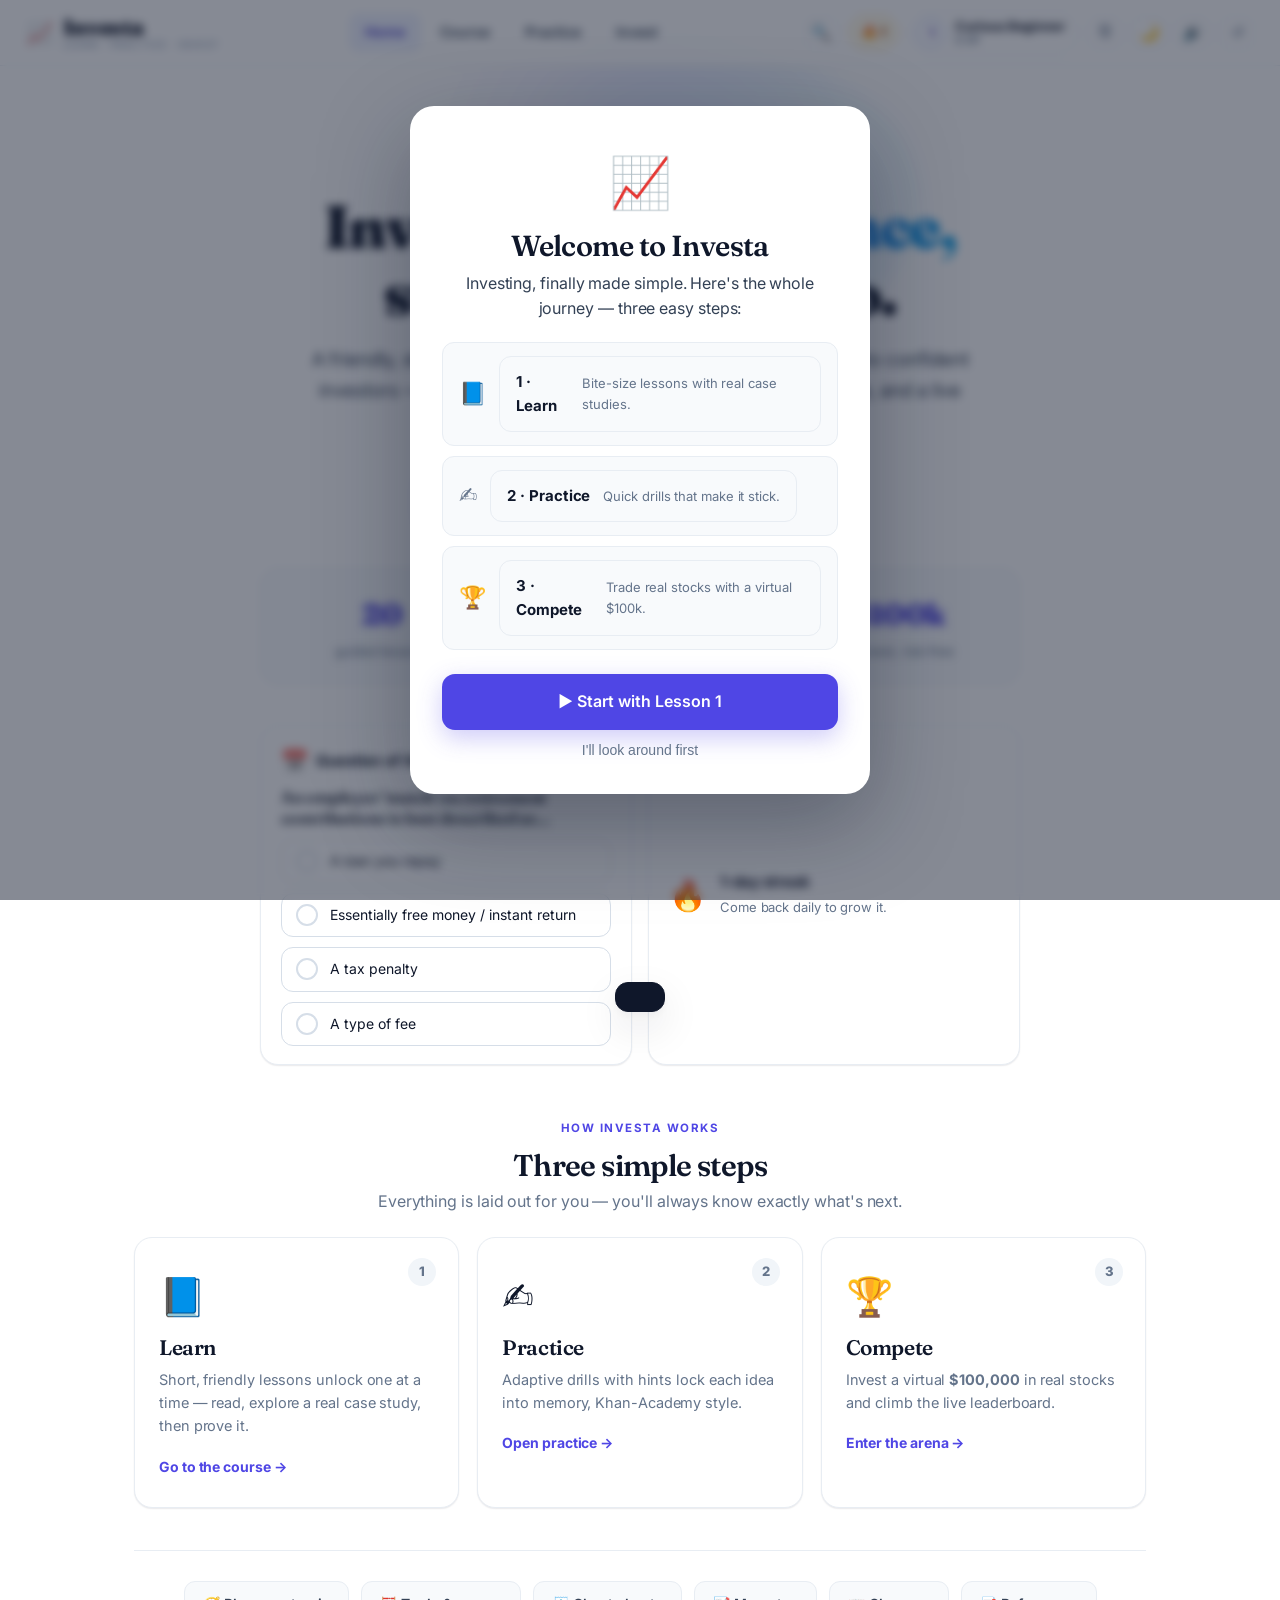
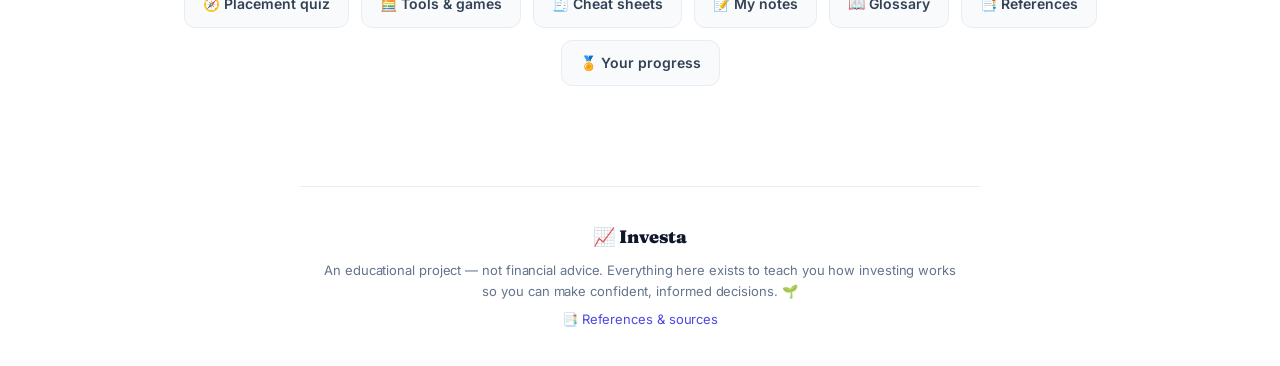
<file: older-version-aug-2026/index.html>
<!DOCTYPE html>
<html lang="en">
<head>
<meta charset="UTF-8" />
<meta name="viewport" content="width=device-width, initial-scale=1.0" />
<title>Investa — Learn to Invest</title>
<meta name="description" content="A friendly, step-by-step course that takes you from total beginner to confident investor — with real-world case studies and a live investing competition." />
<link rel="preconnect" href="https://fonts.googleapis.com" />
<link rel="preconnect" href="https://fonts.gstatic.com" crossorigin />
<link href="https://fonts.googleapis.com/css2?family=Fraunces:opsz,wght@9..144,400;9..144,500;9..144,600;9..144,700;9..144,900&family=Inter:wght@400;500;600;700;800&display=swap" rel="stylesheet" />
<link rel="stylesheet" href="styles.css" />
</head>
<body>
<a href="#view" class="skip-link">Skip to content</a>
<!-- ===== TOP BAR ===== -->
<header class="topbar">
  <div class="brand" onclick="App.go('home')" role="button" tabindex="0" aria-label="Investa home">
    <span class="logo" aria-hidden="true">📈</span>
    <span class="brand-name">Investa<small>Learn · Practice · Invest</small></span>
  </div>
  <nav class="topnav" id="topnav" aria-label="Main navigation"></nav>
  <div class="topbar-right">
    <button class="ghost-btn" id="searchBtn" onclick="App.go('search')" title="Search" aria-label="Search">🔍</button>
    <div class="streak-chip" id="streakChip" title="Daily streak" onclick="App.go('home')" style="display:none">🔥 0</div>
    <div class="level-chip" id="levelChip" title="Your progress & badges" aria-label="Your progress and badges" onclick="App.go('badges')">
      <span class="lvl-ring" id="lvlRing" aria-hidden="true"><span class="lvl-ring-num" id="lvlNum">1</span></span>
      <span class="lvl-text"><b id="lvlName">Beginner</b><small id="xpBadge">0 XP</small></span>
    </div>
    <button class="ghost-btn" id="langBtn" onclick="I18N.toggle()" title="हिंदी में देखें" aria-label="Switch language">हिं</button>
    <button class="ghost-btn" id="themeBtn" onclick="App.toggleTheme()" title="Toggle dark mode" aria-label="Toggle dark mode">🌙</button>
    <button class="ghost-btn" id="muteBtn" onclick="App.toggleMute()" title="Toggle sound effects" aria-label="Toggle sound effects">🔊</button>
    <button class="ghost-btn" onclick="App.resetProgress()" title="Reset all progress" aria-label="Reset all progress">↺</button>
  </div>
</header>

<!-- ===== MAIN ===== -->
<main id="view" role="main" tabindex="-1"></main>

<!-- ===== FOOTER ===== -->
<footer class="footer">
  <div class="footer-brand">📈 Investa</div>
  <p>An educational project — not financial advice. Everything here exists to teach you how investing works so you can make confident, informed decisions. 🌱</p>
  <p style="margin-top:8px"><a href="#" onclick="App.go('references');return false">📑 References &amp; sources</a></p>
</footer>

<!-- ===== TOAST + CONFETTI ===== -->
<div id="toast" class="toast"></div>

<script src="data.js"></script>
<script src="simple-en.js"></script>
<script src="hi-content.js"></script>
<script src="i18n.js"></script>
<script src="app.js"></script>
</body>
</html>
</file>
<file: older-version-aug-2026/styles.css>
/* ============================================================
   INVESTA — Design System
   A clean, premium, friendly learning platform.
   ============================================================ */

:root{
  /* brand */
  --brand:#4f46e5;          /* indigo */
  --brand-ink:#4338ca;
  --brand-deep:#3730a3;
  --brand-soft:#eef2ff;
  --brand-soft-2:#e0e7ff;
  --accent:#0ea5e9;         /* sky */
  --accent-soft:#e0f2fe;

  /* semantic */
  --green:#059669; --green-ink:#047857; --green-soft:#ecfdf5;
  --red:#e11d48;   --red-soft:#fff1f3;
  --gold:#b45309;  --gold-soft:#fffbeb;

  /* neutrals (slate) */
  --ink:#0f172a;
  --ink-2:#334155;
  --muted:#64748b;
  --faint:#94a3b8;
  --line:#e8edf3;
  --line-2:#d6dee8;
  --bg:#ffffff;
  --bg-soft:#f8fafc;
  --bg-tint:#f1f5f9;
  --card:#ffffff;

  /* effects */
  --r-sm:9px; --r:13px; --r-lg:18px; --r-xl:24px;
  --sh-sm:0 1px 2px rgba(15,23,42,.05), 0 1px 1px rgba(15,23,42,.04);
  --sh:0 2px 4px rgba(15,23,42,.04), 0 6px 16px rgba(15,23,42,.06);
  --sh-lg:0 4px 8px rgba(15,23,42,.04), 0 16px 40px rgba(15,23,42,.10);
  --sh-brand:0 8px 24px rgba(79,70,229,.28);
  --ease:cubic-bezier(.34,1.2,.5,1);
}

*{box-sizing:border-box;margin:0;padding:0}
html{scroll-behavior:smooth;-webkit-text-size-adjust:100%}
body{
  font-family:'Inter',system-ui,-apple-system,sans-serif;
  background:var(--bg);
  color:var(--ink);
  min-height:100vh;
  line-height:1.6;
  font-size:16px;
  -webkit-font-smoothing:antialiased;
  letter-spacing:-.005em;
  overflow-x:hidden;
}
h1,h2,h3,h4{font-family:'Fraunces',Georgia,serif;line-height:1.12;letter-spacing:-.02em;color:var(--ink);font-weight:600}
a{color:var(--brand);text-decoration:none}
a:hover{text-decoration:underline}
::selection{background:var(--brand-soft-2)}

/* ---------- TOP BAR ---------- */
.topbar{
  position:sticky;top:0;z-index:50;
  display:flex;align-items:center;gap:16px;
  padding:0 26px;height:66px;
  background:rgba(255,255,255,.82);
  backdrop-filter:saturate(180%) blur(16px);
  border-bottom:1px solid var(--line);
}
.brand{display:flex;align-items:center;gap:10px;cursor:pointer;user-select:none}
.logo{font-size:22px;line-height:1}
.brand-name{font-family:'Fraunces',serif;font-weight:900;font-size:22px;letter-spacing:-.03em;color:var(--ink);line-height:1}
.brand-name small{display:block;font-family:'Inter';font-weight:600;font-size:9.5px;color:var(--faint);letter-spacing:.12em;text-transform:uppercase;margin-top:2px}
.topnav{display:flex;gap:3px;flex:1;justify-content:center;flex-wrap:wrap}
.topnav button{
  background:transparent;border:0;color:var(--ink-2);
  font:inherit;font-weight:600;font-size:14px;
  padding:8px 16px;border-radius:9px;cursor:pointer;transition:.15s;
}
.topnav button:hover{background:var(--bg-tint);color:var(--ink)}
.topnav button.active{color:var(--brand-ink);background:var(--brand-soft)}
.topbar-right{display:flex;align-items:center;gap:10px}

.level-chip{display:flex;align-items:center;gap:9px;cursor:pointer;padding:5px 12px 5px 6px;border:1px solid var(--line);border-radius:999px;transition:.15s;background:#fff}
.level-chip:hover{border-color:var(--line-2);box-shadow:var(--sh-sm)}
.lvl-ring{position:relative;width:30px;height:30px;border-radius:50%;flex-shrink:0;
  background:conic-gradient(var(--brand) calc(var(--p,0)*1%), var(--brand-soft-2) 0);
  display:flex;align-items:center;justify-content:center}
.lvl-ring::after{content:"";position:absolute;inset:3px;background:#fff;border-radius:50%}
.lvl-ring-num{position:relative;z-index:1;font-size:12px;font-weight:800;color:var(--brand-ink)}
.lvl-text{display:flex;flex-direction:column;line-height:1.15}
.lvl-text b{font-size:13px;font-weight:700;color:var(--ink)}
.lvl-text small{font-size:11px;color:var(--muted);font-weight:600}
.ghost-btn{
  background:#fff;border:1px solid var(--line);color:var(--muted);
  width:34px;height:34px;border-radius:9px;cursor:pointer;font-size:16px;
  display:flex;align-items:center;justify-content:center;transition:.15s;
}
.ghost-btn:hover{color:var(--ink);border-color:var(--line-2);background:var(--bg-soft)}

/* ---------- LAYOUT ---------- */
main{max-width:1060px;margin:0 auto;padding:48px 24px 100px;animation:viewIn .4s var(--ease)}
@keyframes viewIn{from{opacity:0;transform:translateY(8px)}}
.section-eyebrow{
  text-transform:uppercase;letter-spacing:.13em;font-size:11.5px;font-weight:700;
  color:var(--brand);margin-bottom:12px;
}

/* ---------- BUTTONS ---------- */
.btn{
  display:inline-flex;align-items:center;justify-content:center;gap:8px;
  background:var(--brand);color:#fff;border:0;border-radius:11px;padding:12px 22px;
  font:inherit;font-weight:600;font-size:15px;cursor:pointer;transition:transform .15s var(--ease),box-shadow .15s,background .15s;
  box-shadow:var(--sh-brand);white-space:nowrap;
}
.btn:hover{background:var(--brand-ink);text-decoration:none;transform:translateY(-1px)}
.btn:active{transform:translateY(0)}
.btn.big{padding:15px 30px;font-size:16px;border-radius:13px}
.btn.secondary{background:#fff;color:var(--ink);border:1px solid var(--line-2);box-shadow:var(--sh-sm)}
.btn.secondary:hover{background:var(--bg-soft);border-color:var(--muted)}
.btn.ghost{background:transparent;border:1px solid var(--line-2);color:var(--ink);box-shadow:none}
.btn.ghost:hover{background:var(--bg-soft)}
.btn:disabled{opacity:.45;cursor:not-allowed;transform:none}

/* ---------- HOME / HERO ---------- */
.hero{position:relative;text-align:center;max-width:720px;margin:6px auto 8px;padding:18px 0 6px}
.hero::before{content:"";position:absolute;top:-90px;left:50%;transform:translateX(-50%);
  width:560px;height:340px;z-index:-1;border-radius:50%;
  background:radial-gradient(circle at 50% 40%, rgba(79,70,229,.13), transparent 62%),
             radial-gradient(circle at 70% 60%, rgba(14,165,233,.12), transparent 60%);
  filter:blur(8px)}
.hero .eyebrow-pill{display:inline-flex;align-items:center;gap:8px;background:var(--brand-soft);color:var(--brand-ink);
  font-weight:700;font-size:13px;padding:6px 14px;border-radius:999px;margin-bottom:20px;border:1px solid var(--brand-soft-2)}
.hero h1{font-size:clamp(36px,6vw,60px);font-weight:900;letter-spacing:-.035em;margin-bottom:18px}
.hero .grad{background:linear-gradient(110deg,var(--brand),var(--accent));-webkit-background-clip:text;background-clip:text;color:transparent}
.hero-lead{font-size:19px;color:var(--ink-2);max-width:56ch;margin:0 auto 28px}
.hero-cta{display:flex;gap:12px;justify-content:center;flex-wrap:wrap}

.trust-row{display:flex;gap:14px;justify-content:center;flex-wrap:wrap;margin:40px auto;max-width:760px}
.trust{flex:1;min-width:150px;background:var(--bg-soft);border:1px solid var(--line);border-radius:var(--r-lg);padding:22px 18px;text-align:center;transition:.18s}
.trust:hover{box-shadow:var(--sh);transform:translateY(-2px)}
.trust b{font-family:'Fraunces';font-size:30px;font-weight:900;display:block;color:var(--brand);letter-spacing:-.02em}
.trust small{color:var(--muted);font-size:13px;display:block;margin-top:2px}

.continue-card{display:flex;align-items:center;gap:20px;background:linear-gradient(120deg,var(--brand-ink),var(--brand));color:#fff;border-radius:var(--r-xl);padding:24px 28px;margin:34px auto;max-width:760px;box-shadow:var(--sh-brand)}
.continue-card .cc-ring{flex-shrink:0}
.continue-card .cc-body{flex:1}
.continue-card .cc-eyebrow{text-transform:uppercase;letter-spacing:.1em;font-size:11px;font-weight:700;opacity:.8}
.continue-card h3{color:#fff;font-size:22px;margin:3px 0 4px}
.continue-card p{opacity:.85;font-size:14px;margin:0}
.continue-card .btn{background:#fff;color:var(--brand-ink);box-shadow:none}
.continue-card .btn:hover{background:#f1f5ff}

.how-head{text-align:center;margin:54px 0 8px}
.how-head h2{font-size:30px}
.how-head p{color:var(--muted);margin-top:6px}
.steps{display:grid;grid-template-columns:repeat(3,1fr);gap:18px;margin:22px 0 8px}
.step{position:relative;background:var(--card);border:1px solid var(--line);border-radius:var(--r-lg);padding:28px 24px;cursor:pointer;transition:.18s var(--ease);box-shadow:var(--sh-sm);overflow:hidden}
.step::before{content:"";position:absolute;top:0;left:0;right:0;height:4px;background:linear-gradient(90deg,var(--brand),var(--accent));opacity:0;transition:.18s}
.step:hover{transform:translateY(-4px);border-color:var(--brand-soft-2);box-shadow:var(--sh-lg)}
.step:hover::before{opacity:1}
.step-n{position:absolute;top:20px;right:22px;width:28px;height:28px;border-radius:50%;background:var(--bg-tint);color:var(--muted);font-weight:800;display:flex;align-items:center;justify-content:center;font-size:13px;transition:.18s}
.step:hover .step-n{background:var(--brand);color:#fff}
.step-emoji{font-size:38px;margin-bottom:10px;display:block}
.step h3{font-size:21px;margin-bottom:8px}
.step p{color:var(--muted);font-size:14.5px;margin-bottom:16px}
.step-go{color:var(--brand);font-weight:700;font-size:14px}

.more-row{display:flex;gap:12px;justify-content:center;flex-wrap:wrap;margin-top:42px;padding-top:30px;border-top:1px solid var(--line)}
.more-link{background:var(--bg-soft);border:1px solid var(--line);border-radius:11px;padding:11px 18px;font:inherit;font-weight:600;font-size:14px;color:var(--ink-2);cursor:pointer;transition:.15s}
.more-link:hover{background:#fff;color:var(--ink);border-color:var(--line-2);box-shadow:var(--sh-sm)}

/* ---------- WELCOME OVERLAY ---------- */
.welcome-overlay{position:fixed;inset:0;z-index:200;background:rgba(15,23,42,.5);backdrop-filter:blur(5px);display:flex;align-items:center;justify-content:center;padding:20px;animation:fade .3s ease}
.welcome-card{background:#fff;border-radius:var(--r-xl);padding:36px 32px;max-width:460px;width:100%;text-align:center;box-shadow:0 30px 90px rgba(15,23,42,.35);animation:pop .4s var(--ease)}
@keyframes pop{from{opacity:0;transform:scale(.94) translateY(10px)}}
.welcome-card .wc-logo{font-size:50px}
.welcome-card h2{font-size:29px;margin:8px 0}
.welcome-card>p{color:var(--ink-2);margin-bottom:20px}
.welcome-steps{display:flex;flex-direction:column;gap:10px;margin-bottom:24px;text-align:left}
.welcome-steps div{display:flex;gap:13px;align-items:center;background:var(--bg-soft);border:1px solid var(--line);border-radius:12px;padding:13px 16px}
.welcome-steps .ws-ic{font-size:22px}
.welcome-steps b{color:var(--ink);display:block;font-size:15px}
.welcome-steps span{color:var(--muted);font-size:13px}

/* ---------- CURRICULUM / UNITS / MODULES ---------- */
.page-head{margin-bottom:30px}
.page-head .section-eyebrow{margin-bottom:10px}
.page-head h2{font-size:34px;letter-spacing:-.025em}
.page-head .ph-sub{color:var(--muted);font-size:17px;margin-top:6px}
.overall-progress{display:flex;align-items:center;gap:16px;background:var(--bg-soft);border:1px solid var(--line);border-radius:var(--r-lg);padding:18px 22px;margin-bottom:34px}
.overall-progress .op-text{flex:1}
.overall-progress .op-text b{font-size:16px}
.overall-progress .op-text small{color:var(--muted);display:block;font-size:13px}

.progress-bar{height:8px;background:var(--bg-tint);border-radius:999px;overflow:hidden}
.progress-bar i{display:block;height:100%;background:linear-gradient(90deg,var(--brand),var(--accent));width:0;border-radius:999px;transition:width .6s var(--ease)}

.unit{margin-bottom:42px}
.unit-head{display:flex;align-items:center;gap:14px;margin-bottom:18px}
.unit-head .u-ring{flex-shrink:0}
.unit-head .u-info{flex:1}
.unit-head .u-num{font-weight:700;font-size:11px;letter-spacing:.1em;text-transform:uppercase;color:var(--brand)}
.unit-head h3{font-size:23px;margin:1px 0}
.unit-head .u-desc{color:var(--muted);font-size:14px}
.modules{display:grid;grid-template-columns:repeat(auto-fill,minmax(300px,1fr));gap:16px}
.module{
  position:relative;background:var(--card);border:1px solid var(--line);border-radius:var(--r-lg);padding:22px;
  cursor:pointer;transition:.18s var(--ease);box-shadow:var(--sh-sm);overflow:hidden;
}
.module::before{content:"";position:absolute;left:0;top:0;bottom:0;width:4px;background:linear-gradient(180deg,var(--brand),var(--accent));opacity:0;transition:.18s}
.module:hover{transform:translateY(-3px);border-color:var(--brand-soft-2);box-shadow:var(--sh-lg)}
.module:hover::before{opacity:1}
.module .m-top{display:flex;align-items:center;gap:12px;margin-bottom:12px}
.module .m-emoji{font-size:23px;width:46px;height:46px;flex-shrink:0;display:flex;align-items:center;justify-content:center;background:var(--brand-soft);border-radius:12px}
.module .m-idx{font-size:11.5px;font-weight:700;color:var(--faint);text-transform:uppercase;letter-spacing:.05em}
.module h4{font-size:18px;margin-bottom:6px;font-family:'Fraunces';font-weight:600}
.module p{color:var(--muted);font-size:14px;min-height:40px}
.module .m-foot{display:flex;justify-content:space-between;align-items:center;margin-top:16px;font-size:13px;font-weight:600;border-top:1px solid var(--line);padding-top:14px}
.pill{padding:4px 11px;border-radius:999px;font-size:12px;font-weight:700}
.pill.done{background:var(--green-soft);color:var(--green-ink)}
.pill.todo{background:var(--brand-soft);color:var(--brand-ink)}
.pill.locked{background:var(--bg-tint);color:var(--faint)}
.m-meta{color:var(--faint);font-weight:600}
.module.locked{opacity:.66;cursor:not-allowed;background:var(--bg-soft)}
.module.locked:hover{transform:none;border-color:var(--line);box-shadow:var(--sh-sm)}
.module.locked .m-emoji{background:var(--bg-tint)}

/* circular progress ring (svg) */
.ring{display:block}
.ring-track{stroke:var(--bg-tint)}
.ring-fill{stroke:var(--brand);stroke-linecap:round;transform:rotate(-90deg);transform-origin:50% 50%;transition:stroke-dashoffset .6s var(--ease)}
.ring-label{font-family:'Inter';font-weight:800;fill:var(--ink);font-size:13px}
/* rings on dark backgrounds */
.continue-card .ring-track,.profile-banner .ring-track{stroke:rgba(255,255,255,.28)}
.continue-card .ring-fill,.profile-banner .ring-fill{stroke:#fff}
.continue-card .ring-label,.profile-banner .ring-label{fill:#fff}

/* ---------- LESSON ---------- */
.lesson-wrap{max-width:760px;margin:0 auto}
.crumb{color:var(--muted);font-size:14px;margin-bottom:16px;cursor:pointer;font-weight:600;display:inline-flex;align-items:center;gap:5px}
.crumb:hover{color:var(--brand)}
.lesson-head{margin-bottom:20px}
.lh-meta{color:var(--muted);font-size:13px;font-weight:600;margin-bottom:8px;display:flex;gap:10px;align-items:center}
.lh-meta .lh-tag{background:var(--brand-soft);color:var(--brand-ink);padding:2px 9px;border-radius:999px;font-size:11px}
.lesson-head h1{font-size:clamp(30px,5vw,42px);margin-bottom:8px;letter-spacing:-.025em}
.lesson-sub{color:var(--ink-2);font-size:18px}

/* step bar */
.stepbar{display:flex;align-items:center;flex-wrap:wrap;gap:6px;padding:16px 0;margin-bottom:26px;border-top:1px solid var(--line);border-bottom:1px solid var(--line)}
.stepchip{display:inline-flex;align-items:center;gap:6px;background:var(--bg-soft);border:1px solid var(--line);color:var(--muted);font:inherit;font-weight:600;font-size:13px;padding:7px 14px;border-radius:999px;cursor:pointer;transition:.15s;white-space:nowrap}
.stepchip:hover{border-color:var(--brand-soft-2);color:var(--ink)}
.stepchip.active{background:var(--brand);border-color:var(--brand);color:#fff;box-shadow:var(--sh-brand)}
.stepchip.done{background:var(--green-soft);border-color:var(--green-soft);color:var(--green-ink)}
.stepchip.done.active{background:var(--brand);border-color:var(--brand);color:#fff}
.stepsep{flex:1;min-width:6px;max-width:24px;height:2px;background:var(--line);border-radius:2px}

.card{
  background:var(--card);border:1px solid var(--line);border-radius:var(--r-lg);
  padding:26px 30px;margin-bottom:18px;box-shadow:var(--sh-sm);
}
.card h3{font-size:22px;margin-bottom:12px}
.card h4{font-size:17px;margin:20px 0 8px;color:var(--ink)}
.card p{margin-bottom:13px;color:var(--ink-2)}
.card ul,.card ol{margin:0 0 13px 22px;color:var(--ink-2)}
.card li{margin-bottom:8px;padding-left:4px}
.card li::marker{color:var(--brand)}
.card b{color:var(--ink);font-weight:700}
.lead{font-size:17.5px;color:var(--ink)!important;line-height:1.55}
.callout{border-left:3px solid var(--accent);background:var(--accent-soft);padding:14px 18px;border-radius:0 12px 12px 0;margin:18px 0;font-size:15px;color:var(--ink-2)}
.callout.warn{border-color:var(--gold);background:var(--gold-soft)}
.callout.key{border-color:var(--brand);background:var(--brand-soft)}
.callout b{color:var(--ink)}
.def{background:linear-gradient(var(--bg-soft),var(--bg-soft)) padding-box;border:1px solid var(--line);border-radius:12px;padding:14px 18px;margin:16px 0;position:relative}
.def::before{content:"DEFINITION";position:absolute;top:-8px;left:14px;background:var(--brand);color:#fff;font-size:9px;font-weight:800;letter-spacing:.08em;padding:2px 8px;border-radius:5px}
.def b{color:var(--brand-ink)}
.example-box{border:1px solid var(--line-2);border-radius:12px;padding:18px;margin:16px 0;background:#fff}
.example-box .ex-tag{font-size:10.5px;font-weight:800;text-transform:uppercase;letter-spacing:.08em;color:var(--accent);margin-bottom:8px}
table.data{width:100%;border-collapse:collapse;margin:16px 0;font-size:14px;border:1px solid var(--line);border-radius:10px;overflow:hidden}
table.data th,table.data td{border-bottom:1px solid var(--line);padding:10px 13px;text-align:left}
table.data tr:last-child td{border-bottom:0}
table.data th{background:var(--bg-soft);font-weight:700;color:var(--ink);font-size:12.5px;text-transform:uppercase;letter-spacing:.03em}
table.data td{color:var(--ink-2)}
table.data tbody tr:hover{background:var(--bg-soft)}

/* page nav */
.page-nav{display:flex;justify-content:space-between;gap:12px;margin-top:26px;padding-top:20px;border-top:1px solid var(--line)}
.pn-right{margin-left:auto}

/* ---------- CASE STUDY ---------- */
.case-card{padding:28px 30px;border-color:var(--line-2)}
.case-head{display:flex;gap:15px;align-items:center;margin-bottom:16px}
.case-emoji{font-size:30px;width:56px;height:56px;flex-shrink:0;display:flex;align-items:center;justify-content:center;background:linear-gradient(135deg,var(--brand-soft),var(--accent-soft));border-radius:14px}
.case-head h2{font-size:24px}
.case-progress{font-size:11px;font-weight:800;text-transform:uppercase;letter-spacing:.07em;color:var(--faint);margin-bottom:14px}
.case-context{font-size:16.5px;line-height:1.65;color:var(--ink-2);background:var(--bg-soft);border-left:3px solid var(--brand);border-radius:0 12px 12px 0;padding:17px 20px;margin-bottom:20px}
.case-context b{color:var(--ink)}
.case-q{font-family:'Fraunces',serif;font-size:21px;font-weight:600;color:var(--ink);margin-bottom:16px}
.case-card .explain{background:var(--brand-soft);border-color:transparent}
.case-done{display:flex;align-items:center;gap:8px;background:var(--green-soft);color:var(--green-ink);border-radius:12px;padding:14px 18px;font-weight:700;font-size:15px}
.case-sources{margin-top:18px;padding-top:14px;border-top:1px dashed var(--line-2);font-size:13px;color:var(--muted)}
.case-sources b{display:block;color:var(--ink-2);margin-bottom:6px;font-size:12px;text-transform:uppercase;letter-spacing:.04em}
.case-sources a{display:block;color:var(--brand);font-weight:600;padding:3px 0;line-height:1.4}
.case-done span{font-weight:600;color:var(--ink-2)}

/* ---------- QUIZ ---------- */
.quiz-gate{text-align:center;border:1.5px dashed var(--line-2);background:var(--bg-soft)}
.quiz-gate h3{font-size:23px;margin-bottom:8px}
.quiz-gate p{max-width:52ch;margin:0 auto 18px;color:var(--muted)}
.quiz-q{font-family:'Fraunces',serif;font-size:20px;font-weight:600;margin-bottom:18px;color:var(--ink);line-height:1.3}
.quiz-progress{color:var(--brand);font-size:12px;margin-bottom:14px;font-weight:700;text-transform:uppercase;letter-spacing:.06em}
.options{display:flex;flex-direction:column;gap:10px}
.opt{
  text-align:left;background:#fff;border:1.5px solid var(--line-2);color:var(--ink);
  padding:15px 18px;border-radius:12px;cursor:pointer;font:inherit;font-size:15px;transition:.13s;
  display:flex;align-items:center;gap:12px;
}
.opt::before{content:"";width:18px;height:18px;border-radius:50%;border:2px solid var(--line-2);flex-shrink:0;transition:.13s}
.opt:hover{border-color:var(--brand);background:var(--brand-soft)}
.opt:hover::before{border-color:var(--brand)}
.opt.correct{border-color:var(--green);background:var(--green-soft)}
.opt.correct::before{border-color:var(--green);background:var(--green);box-shadow:inset 0 0 0 3px #fff}
.opt.wrong{border-color:var(--red);background:var(--red-soft)}
.opt.wrong::before{border-color:var(--red);background:var(--red);box-shadow:inset 0 0 0 3px #fff}
.opt.disabled{cursor:default}
.opt.disabled:hover{background:#fff;border-color:var(--line-2)}
.opt.correct.disabled:hover{background:var(--green-soft);border-color:var(--green)}
.opt.wrong.disabled:hover{background:var(--red-soft);border-color:var(--red)}
.explain{margin-top:16px;padding:15px 18px;border-radius:12px;background:var(--bg-soft);border:1px solid var(--line);font-size:15px;display:none;color:var(--ink-2);line-height:1.55}
.explain.show{display:block;animation:fade .3s ease}
.explain b{color:var(--ink)}

/* ---------- TOOLS / WIDGETS ---------- */
.tool{background:var(--card);border:1px solid var(--line);border-radius:var(--r-lg);padding:26px;margin-bottom:18px;box-shadow:var(--sh-sm)}
.field{margin-bottom:18px}
.field label{display:block;font-weight:600;font-size:14px;margin-bottom:8px;color:var(--ink-2)}
.field .val{color:var(--brand);font-weight:800}
input[type=range]{width:100%;accent-color:var(--brand);height:6px}
input[type=number],input[type=text],select{
  width:100%;background:#fff;border:1px solid var(--line-2);color:var(--ink);
  border-radius:10px;padding:11px 14px;font:inherit;font-size:15px;transition:.15s;
}
input:focus,select:focus{outline:none;border-color:var(--brand);box-shadow:0 0 0 3px var(--brand-soft)}
.result-big{font-family:'Fraunces',serif;font-size:48px;font-weight:900;color:var(--green-ink);letter-spacing:-.02em}
.grid2{display:grid;grid-template-columns:1fr 1fr;gap:18px}
.chart{width:100%;height:220px;display:block}
.alloc-row{display:flex;align-items:center;gap:14px;margin-bottom:14px}
.alloc-row .dot{width:13px;height:13px;border-radius:4px;flex-shrink:0}
.alloc-row .name{width:160px;font-weight:600;font-size:14px}
.alloc-row input{flex:1}
.alloc-row .pct{width:50px;text-align:right;font-weight:700}
.donut-wrap{display:flex;gap:28px;align-items:center;flex-wrap:wrap;justify-content:center}
.legend{display:flex;flex-direction:column;gap:8px}
.legend div{display:flex;align-items:center;gap:8px;font-size:14px;color:var(--ink-2)}
.legend .dot{width:11px;height:11px;border-radius:3px}
.metric-grid{display:grid;grid-template-columns:repeat(auto-fill,minmax(150px,1fr));gap:12px;margin:18px 0}
.metric{background:var(--bg-soft);border:1px solid var(--line);border-radius:12px;padding:14px}
.metric small{color:var(--muted);display:block;font-size:11px;text-transform:uppercase;letter-spacing:.05em;font-weight:700}
.metric b{font-size:21px;font-family:'Fraunces',serif}
.stock-switch{display:flex;gap:8px;flex-wrap:wrap;margin-bottom:18px}
.stock-switch button{background:#fff;border:1px solid var(--line-2);color:var(--ink);padding:9px 15px;border-radius:10px;cursor:pointer;font:inherit;font-weight:600;transition:.14s}
.stock-switch button:hover{border-color:var(--brand)}
.stock-switch button.active{background:var(--brand);border-color:var(--brand);color:#fff}
.game-head{display:flex;justify-content:space-between;flex-wrap:wrap;gap:12px;margin-bottom:18px}
.game-stat{background:var(--bg-soft);border:1px solid var(--line);border-radius:12px;padding:13px 18px;text-align:center;min-width:110px;flex:1}
.game-stat b{font-size:22px;font-family:'Fraunces',serif;display:block}
.news{background:var(--gold-soft);border:1px solid var(--line);border-left:3px solid var(--gold);border-radius:0 12px 12px 0;padding:15px 18px;margin:14px 0;font-size:15px;color:var(--ink-2)}

/* ---------- VIDEO CARD ---------- */
.video-card{display:flex;align-items:center;gap:16px;background:#fff;border:1px solid var(--line);border-radius:var(--r-lg);padding:16px 20px;margin-bottom:20px;box-shadow:var(--sh-sm);transition:.16s;text-decoration:none}
.video-card:hover{border-color:var(--brand-soft-2);box-shadow:var(--sh);text-decoration:none;transform:translateY(-2px)}
.vc-play{width:46px;height:46px;flex-shrink:0;border-radius:50%;background:var(--red);color:#fff;display:flex;align-items:center;justify-content:center;font-size:16px;padding-left:3px;box-shadow:0 4px 12px rgba(225,29,72,.3)}
.vc-body{flex:1}
.vc-body b{display:block;color:var(--ink);font-size:15px}
.vc-body span{color:var(--muted);font-size:13px}
.vc-ext{color:var(--faint);font-size:18px}

/* ---------- GLOSSARY ---------- */
.glossary-search{margin-bottom:22px;max-width:440px}
.gloss-grid{display:grid;grid-template-columns:repeat(auto-fill,minmax(280px,1fr));gap:12px}
.gloss-item{background:#fff;border:1px solid var(--line);border-radius:12px;padding:16px 20px;transition:.15s}
.gloss-item:hover{border-color:var(--brand-soft-2);box-shadow:var(--sh-sm)}
.gloss-item b{color:var(--brand-ink);font-size:16px;font-family:'Fraunces'}
.gloss-item p{color:var(--muted);margin-top:4px;font-size:14px;line-height:1.5}

/* ---------- BADGES / PROFILE ---------- */
.profile-banner{display:flex;align-items:center;gap:22px;background:linear-gradient(120deg,var(--brand-ink),var(--brand));color:#fff;border-radius:var(--r-xl);padding:28px 30px;margin-bottom:30px;box-shadow:var(--sh-brand);flex-wrap:wrap}
.profile-banner .pb-ring{flex-shrink:0}
.profile-banner .pb-info{flex:1;min-width:200px}
.profile-banner .pb-info .pb-lvl{text-transform:uppercase;letter-spacing:.1em;font-size:11px;font-weight:700;opacity:.85}
.profile-banner .pb-info h2{color:#fff;font-size:28px;margin:2px 0 8px}
.profile-banner .pb-bar{height:8px;background:rgba(255,255,255,.25);border-radius:999px;overflow:hidden;max-width:340px}
.profile-banner .pb-bar i{display:block;height:100%;background:#fff;border-radius:999px;transition:width .6s var(--ease)}
.profile-banner .pb-info small{opacity:.85;font-size:13px;display:block;margin-top:6px}
.profile-stats{display:flex;gap:14px;flex-wrap:wrap;margin-bottom:30px}
.profile-stats .ps{flex:1;min-width:130px;background:var(--bg-soft);border:1px solid var(--line);border-radius:var(--r-lg);padding:18px;text-align:center}
.profile-stats .ps b{font-family:'Fraunces';font-size:26px;display:block;color:var(--ink)}
.profile-stats .ps small{color:var(--muted);font-size:13px}
.badges{display:grid;grid-template-columns:repeat(auto-fill,minmax(155px,1fr));gap:14px}
.badge{background:#fff;border:1px solid var(--line);border-radius:var(--r-lg);padding:20px;text-align:center;opacity:.55;filter:grayscale(.7);transition:.2s}
.badge.earned{opacity:1;filter:none;border-color:var(--gold);background:linear-gradient(180deg,var(--gold-soft),#fff);box-shadow:var(--sh-sm)}
.badge .b-emoji{font-size:36px}
.badge b{display:block;margin-top:8px;font-size:14px}
.badge small{color:var(--muted);font-size:12px}

/* ---------- ARENA ---------- */
.arena-top{display:flex;justify-content:space-between;align-items:flex-start;gap:14px;flex-wrap:wrap;margin-bottom:16px}
.arena-top h2{font-size:27px}
.data-src{display:flex;align-items:center;gap:8px;font-size:13px;font-weight:600;color:var(--muted);background:var(--bg-soft);border:1px solid var(--line);border-radius:999px;padding:7px 14px}
.data-src .live-dot{width:8px;height:8px;border-radius:50%;background:var(--faint)}
.data-src.on{color:var(--green-ink);border-color:var(--green-soft);background:var(--green-soft)}
.data-src.on .live-dot{background:var(--green);box-shadow:0 0 0 0 rgba(5,150,105,.5);animation:pulse 1.7s infinite}
@keyframes pulse{0%{box-shadow:0 0 0 0 rgba(5,150,105,.5)}70%{box-shadow:0 0 0 7px rgba(5,150,105,0)}100%{box-shadow:0 0 0 0 rgba(5,150,105,0)}}
.cfg-panel{background:var(--bg-soft);border:1px solid var(--line);border-radius:14px;padding:18px 20px;margin-bottom:16px}
.acct-bar{display:grid;grid-template-columns:repeat(5,1fr);gap:1px;background:var(--line);border:1px solid var(--line);border-radius:var(--r-lg);overflow:hidden;margin-bottom:20px;box-shadow:var(--sh-sm)}
.acct-stat{background:#fff;padding:17px 18px}
.acct-stat small{display:block;color:var(--muted);font-size:11px;font-weight:700;margin-bottom:5px;text-transform:uppercase;letter-spacing:.04em}
.acct-stat b{font-size:20px;font-family:'Fraunces',serif}
.acct-stat.big b{font-size:27px;color:var(--brand-ink)}
.pl-pos{color:var(--green-ink)!important}
.pl-neg{color:var(--red)!important}
.arena-tabs{display:flex;gap:4px;border-bottom:1px solid var(--line);margin-bottom:20px}
.arena-tab{background:transparent;border:0;border-bottom:2.5px solid transparent;color:var(--muted);font:inherit;font-weight:600;font-size:15px;padding:11px 18px;cursor:pointer;transition:.14s;margin-bottom:-1px}
.arena-tab:hover{color:var(--ink)}
.arena-tab.active{color:var(--brand);border-bottom-color:var(--brand)}
.trade-grid{display:grid;grid-template-columns:350px 1fr;gap:20px;align-items:start}
.ticket{background:#fff;border:1px solid var(--line);border-radius:var(--r-lg);padding:24px;box-shadow:var(--sh-sm);position:sticky;top:82px}
.tk-label{display:block;font-weight:600;font-size:13px;color:var(--ink-2);margin:16px 0 6px}
.quote-line{margin:12px 0 4px;min-height:32px;display:flex;align-items:center;gap:10px}
.src-tag{font-size:10px;text-transform:uppercase;letter-spacing:.05em;color:var(--muted);border:1px solid var(--line);border-radius:5px;padding:1px 6px}
.side-toggle{display:flex;gap:8px}
.side-toggle button{flex:1;background:var(--bg-soft);border:1.5px solid var(--line-2);color:var(--ink);font:inherit;font-weight:700;padding:11px;border-radius:10px;cursor:pointer;transition:.14s}
.side-toggle button.active.buy{background:var(--green-soft);border-color:var(--green);color:var(--green-ink)}
.side-toggle button.active.sell{background:var(--red-soft);border-color:var(--red);color:var(--red)}
.tk-est{margin-top:14px;font-size:15px}
.wl-head{display:flex;justify-content:space-between;align-items:center;margin-bottom:12px;flex-wrap:wrap;gap:8px}
.quote-table td,.holdings td,.rank-table td{font-size:14px}
.quote-table tbody tr:hover,.rank-table tbody tr:hover{background:var(--bg-soft)}
.mini-btn{background:var(--brand-soft);border:1px solid transparent;color:var(--brand-ink);font:inherit;font-weight:600;font-size:12px;padding:6px 11px;border-radius:8px;cursor:pointer;transition:.13s}
.mini-btn:hover{background:var(--brand);color:#fff}
.mini-btn.x{background:transparent;color:var(--faint);border-color:var(--line)}
.mini-btn.x:hover{background:var(--red-soft);color:var(--red);border-color:var(--red)}
.rank-table tr.me{background:var(--brand-soft)}
.rank-table tr.me td{font-weight:700}
.holdings td small{color:var(--muted);font-weight:600}

/* ---------- TOAST + CONFETTI ---------- */
.toast{position:fixed;bottom:28px;left:50%;transform:translateX(-50%) translateY(140px);background:var(--ink);border:1px solid var(--ink);color:#fff;padding:14px 24px;border-radius:13px;font-weight:600;box-shadow:var(--sh-lg);z-index:300;transition:.4s var(--ease);max-width:90vw}
.toast.show{transform:translateX(-50%) translateY(0)}
#confetti-canvas{position:fixed;inset:0;pointer-events:none;z-index:250}

/* ---------- FOOTER ---------- */
.footer{border-top:1px solid var(--line);padding:36px 24px;text-align:center;color:var(--muted);font-size:13px;max-width:680px;margin:0 auto;line-height:1.6}
.footer-brand{font-family:'Fraunces';font-weight:900;font-size:18px;color:var(--ink);margin-bottom:8px}

.fade{animation:fade .35s ease}
@keyframes fade{from{opacity:0;transform:translateY(6px)}}

/* ---------- CELEBRATIONS / JUICE ---------- */
.xp-float{position:fixed;transform:translate(-50%,0);z-index:260;font-weight:800;font-size:15px;color:var(--gold);background:var(--gold-soft);border:1px solid #f3e2bf;padding:4px 11px;border-radius:999px;pointer-events:none;box-shadow:var(--sh);animation:xpfloat 1.25s var(--ease) forwards}
@keyframes xpfloat{0%{opacity:0;transform:translate(-50%,6px) scale(.8)}18%{opacity:1;transform:translate(-50%,-2px) scale(1.05)}100%{opacity:0;transform:translate(-50%,-46px) scale(1)}}
.badge-pop{position:fixed;top:78px;left:50%;transform:translate(-50%,-20px);z-index:280;display:flex;align-items:center;gap:14px;background:#fff;border:1px solid var(--gold);border-radius:16px;padding:14px 22px 14px 16px;box-shadow:0 18px 50px rgba(15,23,42,.25);opacity:0;transition:.4s var(--ease)}
.badge-pop.show{opacity:1;transform:translate(-50%,0)}
.badge-pop .bp-emoji{font-size:38px;animation:badgeSpin .7s var(--ease)}
@keyframes badgeSpin{0%{transform:scale(0) rotate(-30deg)}60%{transform:scale(1.25) rotate(8deg)}100%{transform:scale(1) rotate(0)}}
.badge-pop .bp-txt small{display:block;font-size:11px;font-weight:700;text-transform:uppercase;letter-spacing:.08em;color:var(--gold)}
.badge-pop .bp-txt b{font-size:17px;font-family:'Fraunces',serif}
/* correct/incorrect answer feedback pop */
.opt.correct{animation:correctPop .4s var(--ease)}
@keyframes correctPop{0%{transform:scale(1)}40%{transform:scale(1.03)}100%{transform:scale(1)}}
.opt.wrong{animation:wrongShake .4s ease}
@keyframes wrongShake{0%,100%{transform:translateX(0)}25%{transform:translateX(-5px)}50%{transform:translateX(5px)}75%{transform:translateX(-3px)}}
/* level ring + brand pulse on hover for delight */
.btn:active{transform:translateY(1px) scale(.99)}
@media (prefers-reduced-motion: reduce){
  .xp-float,.badge-pop .bp-emoji,.opt.correct,.opt.wrong{animation:none}
  #confetti-canvas{display:none}
}

/* ---------- STREAK CHIP ---------- */
.streak-chip{display:flex;align-items:center;gap:4px;background:var(--gold-soft);color:var(--gold);border:1px solid #f3e2bf;font-weight:800;font-size:14px;padding:6px 12px;border-radius:999px;cursor:pointer}

/* ---------- HOME CARDS (QOTD + streak) ---------- */
.home-cards{display:grid;grid-template-columns:1fr 1fr;gap:16px;margin:30px auto;max-width:760px}
.hc{display:flex;align-items:center;gap:14px;background:var(--card);border:1px solid var(--line);border-radius:var(--r-lg);padding:18px 20px;box-shadow:var(--sh-sm)}
.hc .hc-ic{font-size:30px}
.hc b{display:block;font-size:15px}
.hc span{color:var(--muted);font-size:13px}
.hc.qotd{flex-direction:column;align-items:stretch}
.hc.streak-card .hc-ic{animation:flame 1.4s ease-in-out infinite}
@keyframes flame{0%,100%{transform:scale(1) rotate(-3deg)}50%{transform:scale(1.12) rotate(3deg)}}
@media(max-width:680px){ .home-cards{grid-template-columns:1fr} }

/* ---------- MASCOT ---------- */
.mascot{position:fixed;left:18px;bottom:18px;z-index:240;display:flex;flex-direction:column;align-items:flex-start;gap:6px;max-width:240px}
.mascot-face{font-size:42px;cursor:pointer;filter:drop-shadow(0 4px 8px rgba(0,0,0,.2));user-select:none}
.mascot-face.bounce{animation:mbounce .5s var(--ease)}
@keyframes mbounce{0%{transform:translateY(0)}40%{transform:translateY(-10px) scale(1.1)}100%{transform:translateY(0)}}
.mascot-bubble{background:var(--card);border:1px solid var(--line-2);border-radius:14px;border-bottom-left-radius:4px;padding:11px 14px;font-size:13.5px;color:var(--ink);box-shadow:var(--sh-lg);opacity:0;transform:translateY(8px) scale(.96);transition:.25s var(--ease);pointer-events:none;line-height:1.45}
.mascot-bubble.show{opacity:1;transform:translateY(0) scale(1)}
.mascot-x{position:absolute;top:-6px;right:-6px;width:20px;height:20px;border-radius:50%;border:1px solid var(--line-2);background:var(--card);color:var(--muted);font-size:13px;cursor:pointer;line-height:1;display:flex;align-items:center;justify-content:center;z-index:1}
@media(max-width:680px){ .mascot{left:10px;bottom:10px;max-width:200px} .mascot-face{font-size:34px} }

/* ---------- SEARCH ---------- */
.search-row{display:flex;align-items:center;gap:14px;background:var(--card);border:1px solid var(--line);border-radius:12px;padding:14px 16px;margin-bottom:10px;cursor:pointer;transition:.14s}
.search-row:hover{border-color:var(--brand-soft-2);box-shadow:var(--sh-sm)}
.search-row .sr-emoji{font-size:22px}
.search-row b{display:block;font-size:15px}
.search-row span{color:var(--muted);font-size:13px}
.search-row .sr-tag{margin-left:auto;font-size:11px;font-weight:700;text-transform:uppercase;letter-spacing:.05em;color:var(--brand);background:var(--brand-soft);padding:3px 9px;border-radius:999px;white-space:nowrap}

/* ---------- NUTSHELL + NOTES ---------- */
.nutshell{background:var(--brand-soft);border:1px solid var(--brand-soft-2);border-radius:12px;padding:14px 18px;margin-bottom:18px;font-size:15px;color:var(--ink-2)}
.nutshell b{color:var(--brand-ink)}
.notes-card{background:var(--bg-soft)}
.notes-area{width:100%;min-height:96px;resize:vertical;background:var(--card);border:1px solid var(--line-2);border-radius:10px;padding:12px 14px;font:inherit;font-size:14.5px;color:var(--ink);line-height:1.5}
.notes-saved{color:var(--green-ink);font-size:12px;font-weight:600;height:16px;margin-top:6px}

/* ---------- CHEAT SHEETS ---------- */
.cheat-unit h3{font-size:20px;margin-bottom:12px;padding-bottom:8px;border-bottom:1px solid var(--line)}
.cheat-row{padding:10px 0;border-bottom:1px solid var(--line)}
.cheat-row:last-child{border-bottom:0}
.cheat-row b{font-size:15px}
.cheat-row p{margin:3px 0 0;color:var(--ink-2);font-size:14px}
.cheat-row .cheat-take{color:var(--gold);font-size:13px;margin-top:3px}

/* ---------- PORTFOLIO CHECK-UP ---------- */
.checkup-scores{display:grid;grid-template-columns:repeat(3,1fr);gap:14px;margin-bottom:18px}
.cu-score{background:var(--card);border:1px solid var(--line);border-radius:var(--r-lg);padding:20px;text-align:center;box-shadow:var(--sh-sm)}
.cu-score b{display:block;margin-top:10px;font-size:14px}
.cu-score small{color:var(--muted);font-size:12px}
.cu-big{font-family:'Fraunces',serif;font-size:24px;font-weight:900;height:84px;display:flex;align-items:center;justify-content:center}
.sec-row{display:flex;align-items:center;gap:12px;margin-bottom:10px}
.sec-name{width:120px;font-size:13px;font-weight:600;color:var(--ink-2)}
.sec-bar{flex:1;height:12px;background:var(--bg-tint);border-radius:999px;overflow:hidden}
.sec-bar i{display:block;height:100%;border-radius:999px;transition:width .6s var(--ease)}
.sec-pct{width:42px;text-align:right;font-weight:700;font-size:13px}
@media(max-width:680px){ .checkup-scores{grid-template-columns:1fr} .cu-big{height:auto} }

/* ============================================================ DARK MODE */
[data-theme="dark"]{
  --ink:#e7eaf3; --ink-2:#b6bfd4; --muted:#8b94aa; --faint:#69718a;
  --line:#252b3d; --line-2:#333b54; --bg:#0d1018; --bg-soft:#151a28; --bg-tint:#1c2233; --card:#161b29;
  --brand-soft:#1d2442; --brand-soft-2:#2a3360; --accent-soft:#102a3c;
  --green-soft:#0f2a20; --red-soft:#2e1620; --gold-soft:#2b2410;
  --sh-sm:0 1px 2px rgba(0,0,0,.45); --sh:0 2px 6px rgba(0,0,0,.5); --sh-lg:0 16px 44px rgba(0,0,0,.6); --sh-brand:0 8px 24px rgba(79,70,229,.4);
}
[data-theme="dark"] .topbar{background:rgba(13,16,24,.86)}
[data-theme="dark"] .welcome-card,[data-theme="dark"] .badge-pop,[data-theme="dark"] .acct-stat,[data-theme="dark"] .ticket,
[data-theme="dark"] .cert-border,[data-theme="dark"] .gloss-item,[data-theme="dark"] .video-card,[data-theme="dark"] .mission,
[data-theme="dark"] .module,[data-theme="dark"] .badge,[data-theme="dark"] .step,[data-theme="dark"] .level-chip,
[data-theme="dark"] .search-row,[data-theme="dark"] .cu-score,[data-theme="dark"] .hc{background:var(--card)}
[data-theme="dark"] input,[data-theme="dark"] select,[data-theme="dark"] textarea,[data-theme="dark"] .opt,
[data-theme="dark"] .btn.secondary,[data-theme="dark"] .btn.ghost,[data-theme="dark"] .stock-switch button,
[data-theme="dark"] .more-link,[data-theme="dark"] .ghost-btn,[data-theme="dark"] .notes-area{background:var(--bg-soft);color:var(--ink);border-color:var(--line-2)}
[data-theme="dark"] .lvl-ring::after{background:var(--card)}
[data-theme="dark"] .toast{background:#222a44;border-color:#222a44}
[data-theme="dark"] .gloss-pop{background:#222a44}
[data-theme="dark"] .badge.earned{background:linear-gradient(180deg,var(--gold-soft),var(--card))}
[data-theme="dark"] .opt:hover{background:var(--brand-soft)}

/* ---------- ACCESSIBILITY: focus ---------- */
:focus-visible{outline:3px solid var(--brand);outline-offset:2px;border-radius:6px}
.skip-link{position:absolute;left:-999px;top:8px;background:var(--brand);color:#fff;padding:10px 16px;border-radius:8px;z-index:400;font-weight:600}
.skip-link:focus{left:12px}

/* ---------- SPACED REVIEW NUDGE ---------- */
.review-nudge{display:flex;align-items:center;gap:16px;background:var(--gold-soft);border:1px solid #f3e2bf;border-radius:var(--r-lg);padding:18px 22px;margin:30px auto;max-width:760px;cursor:pointer;transition:.16s}
.review-nudge:hover{box-shadow:var(--sh);transform:translateY(-2px)}
.review-nudge .rn-ic{font-size:28px}
.review-nudge .rn-body{flex:1}
.review-nudge .rn-body b{display:block;color:var(--ink);font-size:15px}
.review-nudge .rn-body span{color:var(--muted);font-size:13px}
.review-nudge .rn-go{color:var(--gold);font-weight:700;font-size:14px;white-space:nowrap}

/* feature cards (practice modes) */
.module.feature{background:linear-gradient(160deg,var(--brand-soft),#fff)}
.module.feature .m-emoji{background:#fff}

/* ---------- CERTIFICATE ---------- */
.certificate{margin-top:8px}
.cert-border{border:3px double var(--brand);border-radius:16px;padding:44px 40px;text-align:center;background:
  radial-gradient(circle at 0 0, var(--brand-soft), transparent 40%),
  radial-gradient(circle at 100% 100%, var(--accent-soft), transparent 40%), #fff;
  box-shadow:var(--sh)}
.cert-seal{font-size:46px}
.cert-eyebrow{text-transform:uppercase;letter-spacing:.2em;font-size:12px;font-weight:700;color:var(--brand);margin:8px 0 22px}
.cert-pre{color:var(--muted);font-size:15px}
.cert-name{font-family:'Fraunces',serif;font-weight:900;font-size:40px;color:var(--ink);margin:8px 0;letter-spacing:-.02em;border-bottom:2px solid var(--line);display:inline-block;padding:0 24px 8px}
.cert-body{max-width:54ch;margin:18px auto 0;color:var(--ink-2);font-size:15.5px;line-height:1.6}
.cert-foot{display:flex;justify-content:center;gap:40px;margin-top:30px;flex-wrap:wrap}
.cert-foot div{text-align:center}
.cert-foot b{font-family:'Fraunces';font-size:15px;color:var(--ink);display:block}
.cert-foot span{font-size:11px;text-transform:uppercase;letter-spacing:.08em;color:var(--muted)}
@media print{
  .topbar,.footer,.crumb,.field,.btn,.ghost-btn,#toast{display:none!important}
  main{padding:0}
  .cert-border{border-color:#333}
}

/* ---------- GLOSSARY TOOLTIPS ---------- */
.gloss-term{border-bottom:1.5px dotted var(--brand);cursor:help;position:relative;color:inherit;font-weight:600}
.gloss-term:hover,.gloss-term:focus{background:var(--brand-soft)}
.gloss-pop{position:absolute;left:0;bottom:calc(100% + 8px);width:260px;background:var(--ink);color:#fff;font-weight:400;font-size:13px;line-height:1.5;padding:10px 13px;border-radius:10px;box-shadow:var(--sh-lg);z-index:60;opacity:0;visibility:hidden;transform:translateY(4px);transition:.15s;pointer-events:none}
.gloss-pop b{color:#fff}
.gloss-pop::after{content:"";position:absolute;top:100%;left:18px;border:6px solid transparent;border-top-color:var(--ink)}
.gloss-term:hover .gloss-pop,.gloss-term:focus .gloss-pop,.gloss-term.open .gloss-pop{opacity:1;visibility:visible;transform:translateY(0)}

/* ---------- ARENA MISSIONS ---------- */
.mission{display:flex;align-items:center;gap:14px;background:#fff;border:1px solid var(--line);border-radius:14px;padding:15px 18px;margin-bottom:10px;transition:.15s}
.mission.complete{background:var(--green-soft);border-color:#bbe7d2}
.mission .mi-check{width:30px;height:30px;border-radius:50%;border:2px solid var(--line-2);flex-shrink:0;display:flex;align-items:center;justify-content:center;font-weight:800;color:#fff}
.mission.complete .mi-check{background:var(--green);border-color:var(--green)}
.mission .mi-body{flex:1}
.mission .mi-body b{font-size:15px}
.mission .mi-body span{display:block;color:var(--muted);font-size:13px}
.mission .mi-xp{font-size:12px;font-weight:700;color:var(--gold);background:var(--gold-soft);padding:3px 9px;border-radius:999px;white-space:nowrap}

/* ---------- INLINE LESSON WIDGETS ---------- */
.widget{background:linear-gradient(160deg,var(--brand-soft),#fff);border:1px solid var(--brand-soft-2);border-radius:14px;padding:18px 20px;margin:18px 0}
.widget .w-tag{font-size:11px;font-weight:800;text-transform:uppercase;letter-spacing:.07em;color:var(--brand);margin-bottom:10px}
.widget .w-row{display:flex;gap:14px;flex-wrap:wrap;align-items:flex-end}
.widget .w-field{flex:1;min-width:120px}
.widget label{display:block;font-size:13px;font-weight:600;color:var(--ink-2);margin-bottom:5px}
.widget .w-out{margin-top:12px;font-size:15px;color:var(--ink-2)}
.widget .w-big{font-family:'Fraunces';font-weight:900;font-size:26px;color:var(--green-ink)}

/* ---------- LEARN MORE SOURCES ---------- */
.sources{background:var(--bg-soft);border:1px solid var(--line);border-radius:14px;padding:18px 22px;margin-top:18px}
.sources .src-tag2{font-size:11px;font-weight:800;text-transform:uppercase;letter-spacing:.07em;color:var(--accent);margin-bottom:10px}
.sources a{display:flex;align-items:center;gap:8px;padding:7px 0;font-size:14.5px;font-weight:600;border-bottom:1px solid var(--line)}
.sources a:last-child{border-bottom:0}
.sources a::before{content:"↗";color:var(--muted);font-weight:400}
.sources a.src-all{font-weight:700;color:var(--brand)}
.sources a.src-all::before{content:""}
.ref-row{padding:9px 0;border-bottom:1px solid var(--line);font-size:14.5px;color:var(--ink-2);line-height:1.5}
.ref-row:last-child{border-bottom:0}
.ref-row b{color:var(--ink)}
.ref-title{font-style:italic;color:var(--ink)}
.ref-where{color:var(--muted);font-size:13px}

/* ---------- RESPONSIVE ---------- */
@media(max-width:820px){
  .trade-grid{grid-template-columns:1fr}
  .ticket{position:static}
  .acct-bar{grid-template-columns:1fr 1fr}
}
@media(max-width:720px){
  .topbar{padding:0 16px;gap:10px}
  .topnav{order:3;width:100%;justify-content:flex-start;overflow-x:auto;padding-bottom:6px;gap:2px;flex-wrap:nowrap}
  .topnav button{padding:7px 12px;font-size:13px}
  .brand-name small{display:none}
  .lvl-text{display:none}
  main{padding:30px 16px 80px}
  .steps{grid-template-columns:1fr}
  .grid2{grid-template-columns:1fr}
  .hero{padding-top:6px}
  .hero h1{font-size:34px;overflow-wrap:break-word}
  .hero::before{width:340px;height:240px;top:-40px}
  .continue-card{flex-direction:column;text-align:center}
  .continue-card .btn{width:100%}
  .card{padding:22px 20px}
  .acct-bar{grid-template-columns:1fr 1fr}
  .acct-stat.big{grid-column:1/-1}
  .profile-banner{flex-direction:column;text-align:center}
}
</file>
